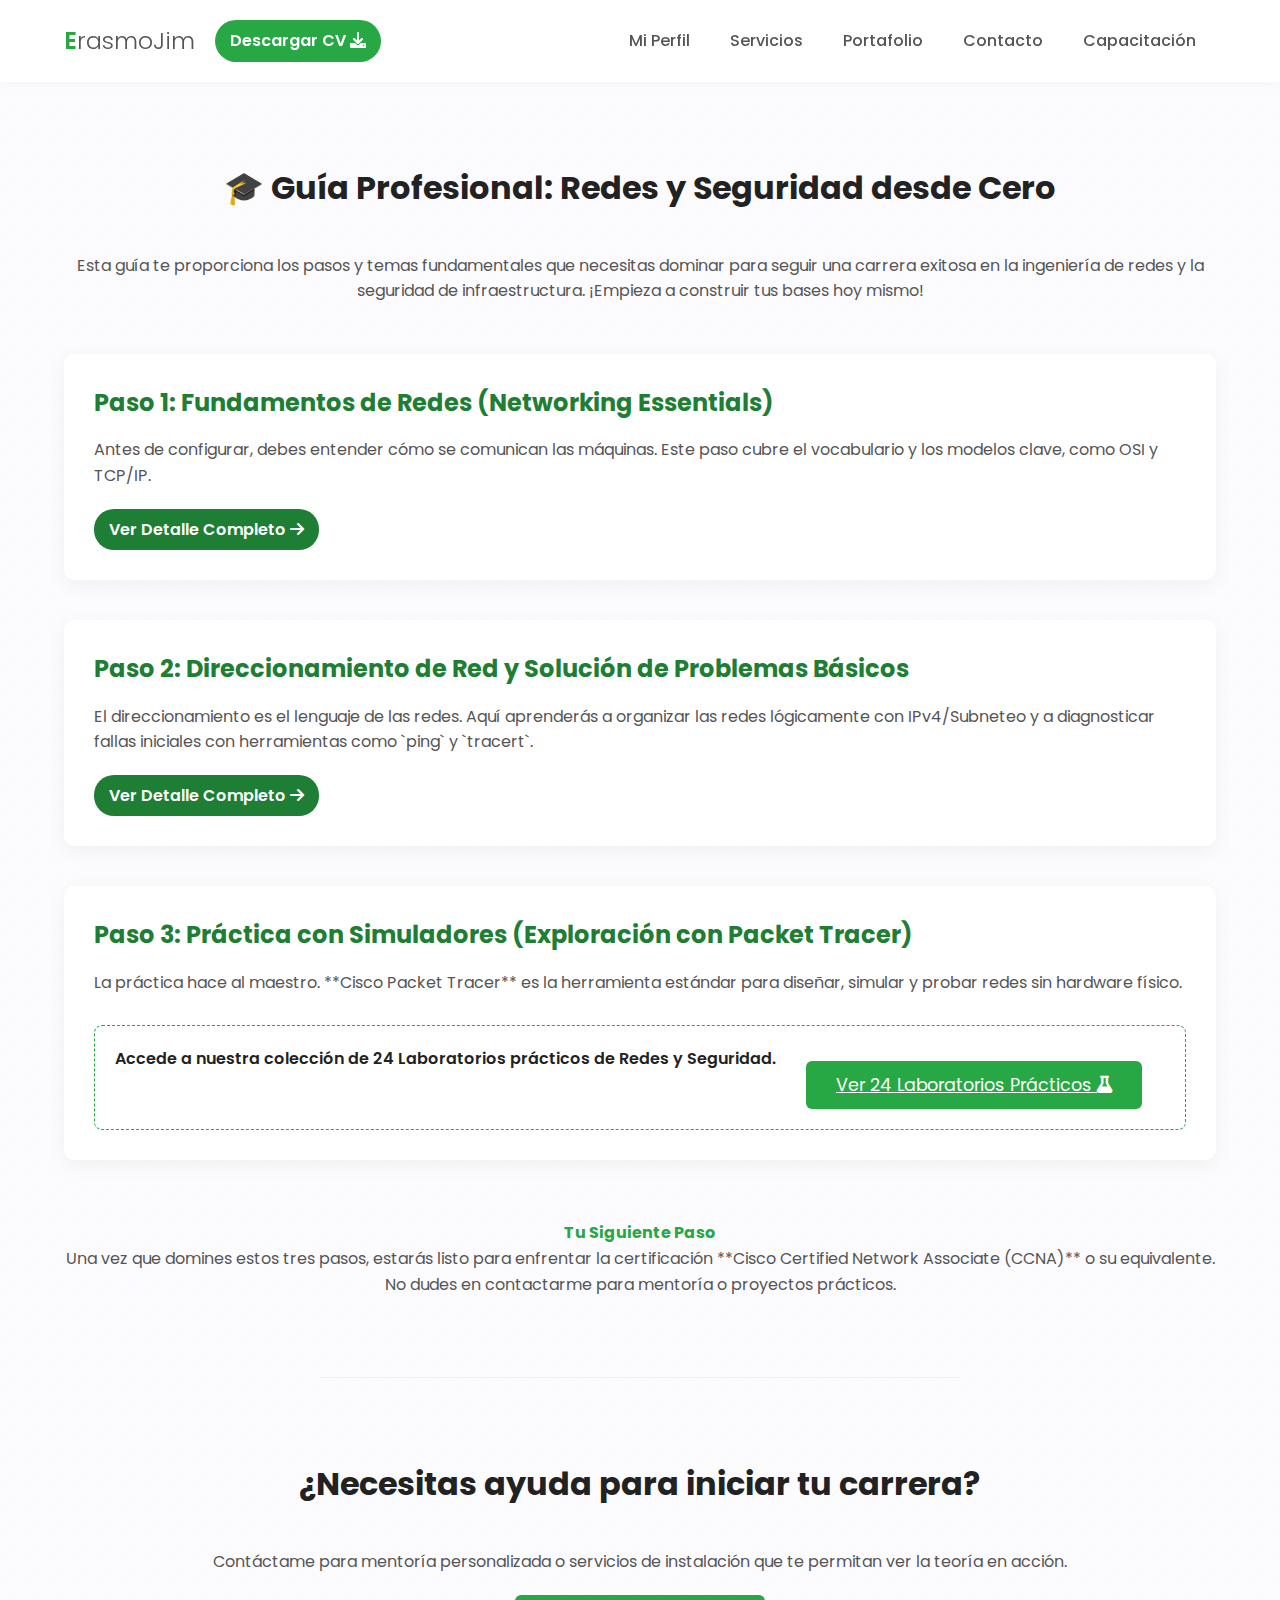
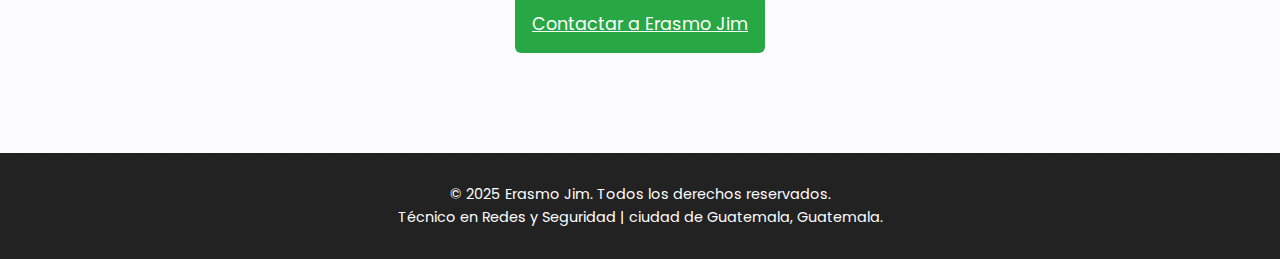
<file: capacitacion.html>
<!DOCTYPE html>
<html lang="es">
<head>
    <meta charset="UTF-8">
    <meta name="viewport" content="width=device-width, initial-scale=1.0">
    <title>Capacitación y Ruta Profesional | Erasmo Jim</title>
    <link rel="stylesheet" href="style.css">
    <link href="https://fonts.googleapis.com/css2?family=Poppins:wght@300;400;600;700&display=swap" rel="stylesheet">
    <link rel="stylesheet" href="https://cdnjs.cloudflare.com/ajax/libs/font-awesome/6.0.0-beta3/css/all.min.css"> 
</head>
<body>
<header>
        <div class="header-container">
            <div class="logo-and-button-row">
                <div class="logo">
                    <span style="color: #28a745;">E</span><span style="font-weight: 300;">rasmoJim</span>
                </div>
                <a href="[enlace_a_tu_CV.pdf]" class="btn-cv" target="_blank">
                    Descargar CV <i class="fas fa-download"></i>
                </a>
            </div>
            <nav>
                <ul>
                    <li><a href="index.html#perfil">Mi Perfil</a></li>
                    <li><a href="index.html#servicios">Servicios</a></li>
                    <li><a href="index.html#portafolio">Portafolio</a></li>
                    <li><a href="index.html#contacto">Contacto</a></li>
                    <li><a href="capacitacion.html">Capacitación</a></li>
                </ul>
            </nav>
        </div>
    </header>


    <section id="training" class="perfil">
        <div class="container" style="text-align: left;">
            <h3>🎓 Guía Profesional: Redes y Seguridad desde Cero</h3>
            <p style="text-align: center; margin-bottom: 50px;">Esta guía te proporciona los pasos y temas fundamentales que necesitas dominar para seguir una carrera exitosa en la ingeniería de redes y la seguridad de infraestructura. ¡Empieza a construir tus bases hoy mismo!</p>
            
            <div class="servicio-card" style="margin-bottom: 40px;">
                <h4 style="color: var(--color-secundario); font-size: 1.5em; text-align: left;">
                    Paso 1: Fundamentos de Redes (Networking Essentials)
                </h4>
                <p>Antes de configurar, debes entender cómo se comunican las máquinas. Este paso cubre el vocabulario y los modelos clave, como OSI y TCP/IP.</p>
                <div style="margin-top: 20px; text-align: center;">
                    <a href="paso1_fundamentos.html" class="btn-certificado" style="font-size: 1em;">
                        Ver Detalle Completo <i class="fas fa-arrow-right"></i>
                    </a>
                </div>
            </div>

            <div class="servicio-card" style="margin-bottom: 40px;">
                <h4 style="color: var(--color-secundario); font-size: 1.5em; text-align: left;">
                    Paso 2: Direccionamiento de Red y Solución de Problemas Básicos
                </h4>
                <p>El direccionamiento es el lenguaje de las redes. Aquí aprenderás a organizar las redes lógicamente con IPv4/Subneteo y a diagnosticar fallas iniciales con herramientas como `ping` y `tracert`.</p>
                <div style="margin-top: 20px; text-align: center;">
                    <a href="paso2_direccionamiento.html" class="btn-certificado" style="font-size: 1em;">
                        Ver Detalle Completo <i class="fas fa-arrow-right"></i>
                    </a>
                </div>
            </div>

        <div class="servicio-card" style="margin-bottom: 40px;">
                <h4 style="color: var(--color-secundario); font-size: 1.5em; text-align: left;">
                    Paso 3: Práctica con Simuladores (Exploración con Packet Tracer)
                </h4>
                <p>La práctica hace al maestro. **Cisco Packet Tracer** es la herramienta estándar para diseñar, simular y probar redes sin hardware físico.</p>
                
                <div style="text-align: center; margin-top: 30px; padding: 20px; border: 1px dashed var(--color-primario); border-radius: 8px;">
                    <p style="color: var(--color-texto-dark); margin-bottom: 20px; font-weight: 600;">
                        Accede a nuestra colección de 24 Laboratorios prácticos de Redes y Seguridad.
                    </p>
                    <a href="laboratorios-packet-tracer.html" class="btn" style="width: auto; padding: 10px 30px; display: inline-block;">
                        Ver 24 Laboratorios Prácticos <i class="fas fa-flask"></i>
                    </a>
                </div>
            </div>
            
            <h4 style="margin-top: 60px; color: var(--color-primario); text-align: center;">Tu Siguiente Paso</h4>
            <p style="text-align: center;">Una vez que domines estos tres pasos, estarás listo para enfrentar la certificación **Cisco Certified Network Associate (CCNA)** o su equivalente. No dudes en contactarme para mentoría o proyectos prácticos.</p>

        </div>
    </section>

    <div class="section-separator"></div>

    <section id="contacto-rapido" class="contacto">
        <div class="container">
            <h3>¿Necesitas ayuda para iniciar tu carrera?</h3>
            <p>Contáctame para mentoría personalizada o servicios de instalación que te permitan ver la teoría en acción.</p>
            <a href="index.html#contacto" class="btn" style="width: 250px; margin: 20px auto;">Contactar a Erasmo Jim</a>
        </div>
    </section>


    <footer>
        <div class="container">
             <p>&copy; 2025 Erasmo Jim. Todos los derechos reservados.</p>
            <p>Técnico en Redes y Seguridad | ciudad de Guatemala, Guatemala.</p>
        </div>
    </footer>

</body>
</html>
</file>
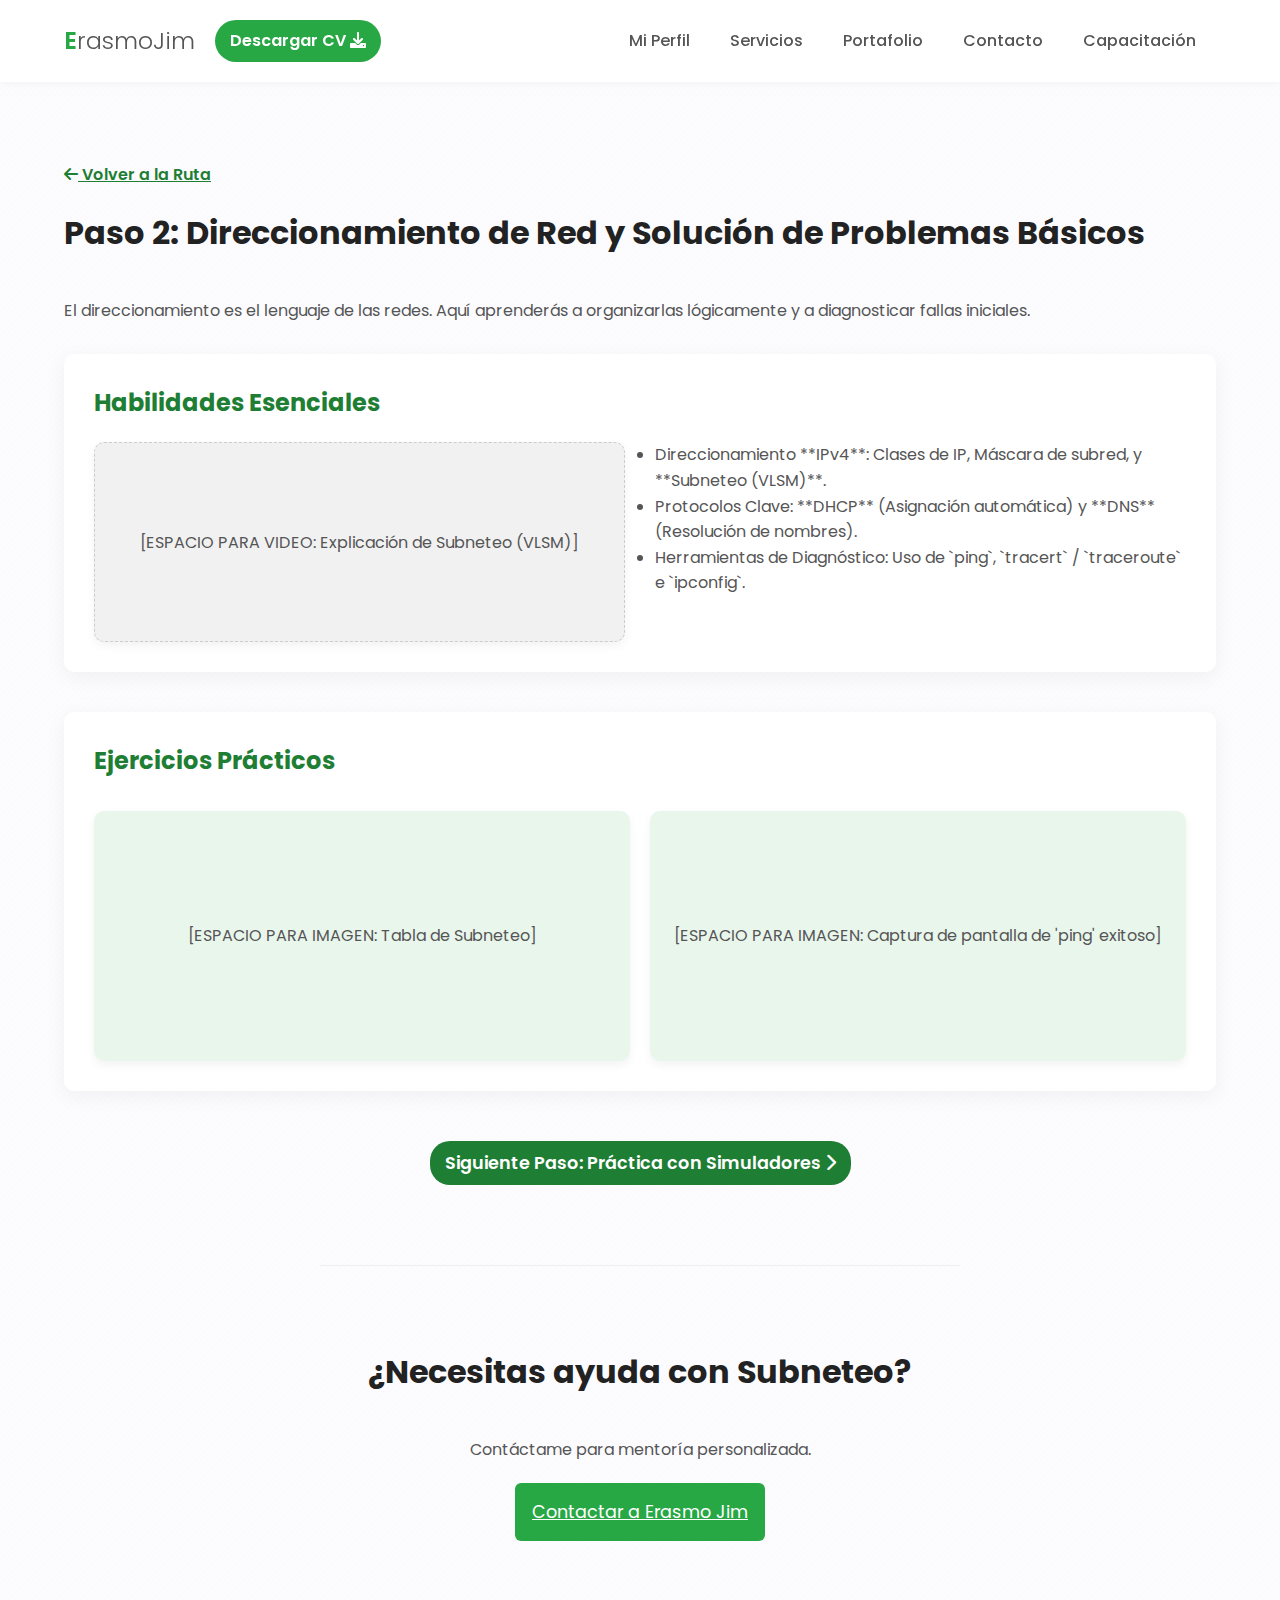
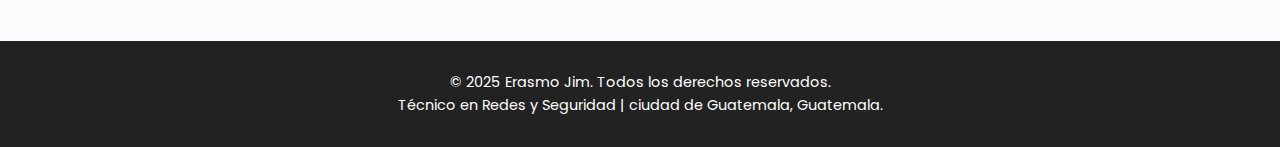
<file: paso2_direccionamiento.html>
<!DOCTYPE html>
<html lang="es">
<head>
    <meta charset="UTF-8">
    <meta name="viewport" content="width=device-width, initial-scale=1.0">
    <title>Paso 2: Direccionamiento | Erasmo Jim</title>
    <link rel="stylesheet" href="style.css">
    <link href="https://fonts.googleapis.com/css2?family=Poppins:wght@300;400;600;700&display=swap" rel="stylesheet">
    <link rel="stylesheet" href="https://cdnjs.cloudflare.com/ajax/libs/font-awesome/6.0.0-beta3/css/all.min.css"> 
</head>
<body>
<header>
        <div class="header-container">
            <div class="logo-and-button-row">
                <div class="logo">
                    <span style="color: #28a745;">E</span><span style="font-weight: 300;">rasmoJim</span>
                </div>
                <a href="[enlace_a_tu_CV.pdf]" class="btn-cv" target="_blank">
                    Descargar CV <i class="fas fa-download"></i>
                </a>
            </div>
            <nav>
                <ul>
                    <li><a href="index.html#perfil">Mi Perfil</a></li>
                    <li><a href="index.html#servicios">Servicios</a></li>
                    <li><a href="index.html#portafolio">Portafolio</a></li>
                    <li><a href="index.html#contacto">Contacto</a></li>
                    <li><a href="capacitacion.html">Capacitación</a></li>
                </ul>
            </nav>
        </div>
    </header>

    <section id="paso2" class="perfil">
        <div class="container" style="text-align: left;">
            <a href="capacitacion.html" style="color: var(--color-secundario); font-weight: 600;"><i class="fas fa-arrow-left"></i> Volver a la Ruta</a>
            <h3 style="text-align: left; margin-top: 20px;">Paso 2: Direccionamiento de Red y Solución de Problemas Básicos</h3>
            <p>El direccionamiento es el lenguaje de las redes. Aquí aprenderás a organizarlas lógicamente y a diagnosticar fallas iniciales.</p>
            
            <div class="servicio-card" style="margin-bottom: 40px; margin-top: 30px;">
                <h4 style="color: var(--color-secundario); font-size: 1.5em; text-align: left;">
                    Habilidades Esenciales
                </h4>
                <div style="margin-top: 20px; display: flex; gap: 30px;">
                    <div style="flex: 1; text-align: center;">
                        <div class="galeria-item" style="height: 200px; background-color: #f1f1f1; display: flex; justify-content: center; align-items: center; border: 1px dashed #ccc;">
                            [ESPACIO PARA VIDEO: Explicación de Subneteo (VLSM)]
                        </div>
                    </div>
                    <div style="flex: 1;">
                        <ul>
                            <li>Direccionamiento **IPv4**: Clases de IP, Máscara de subred, y **Subneteo (VLSM)**.</li>
                            <li>Protocolos Clave: **DHCP** (Asignación automática) y **DNS** (Resolución de nombres).</li>
                            <li>Herramientas de Diagnóstico: Uso de `ping`, `tracert` / `traceroute` e `ipconfig`.</li>
                        </ul>
                    </div>
                </div>
            </div>

            <div class="servicio-card" style="margin-bottom: 40px;">
                <h4 style="color: var(--color-secundario); font-size: 1.5em; text-align: left;">
                    Ejercicios Prácticos
                </h4>
                <div class="portafolio-galeria">
                    <div class="galeria-item" data-descripcion="Tabla de subneteo IPv4">
                        [ESPACIO PARA IMAGEN: Tabla de Subneteo]
                    </div>
                    <div class="galeria-item" data-descripcion="Captura de comando ping">
                        [ESPACIO PARA IMAGEN: Captura de pantalla de 'ping' exitoso]
                    </div>
                </div>
            </div>

            <div style="text-align: center; margin-top: 50px;">
                <a href="paso3_practica.html" class="btn-certificado" style="font-size: 1.1em;">
                    Siguiente Paso: Práctica con Simuladores <i class="fas fa-chevron-right"></i>
                </a>
            </div>
            
        </div>
    </section>

    <div class="section-separator"></div>

    <section id="contacto-rapido" class="contacto">
        <div class="container">
            <h3>¿Necesitas ayuda con Subneteo?</h3>
            <p>Contáctame para mentoría personalizada.</p>
            <a href="index.html#contacto" class="btn" style="width: 250px; margin: 20px auto;">Contactar a Erasmo Jim</a>
        </div>
    </section>

    <footer>
        <div class="container">
             <p>&copy; 2025 Erasmo Jim. Todos los derechos reservados.</p>
            <p>Técnico en Redes y Seguridad | ciudad de Guatemala, Guatemala.</p>
        </div>
    </footer>
</body>
</html>
</file>
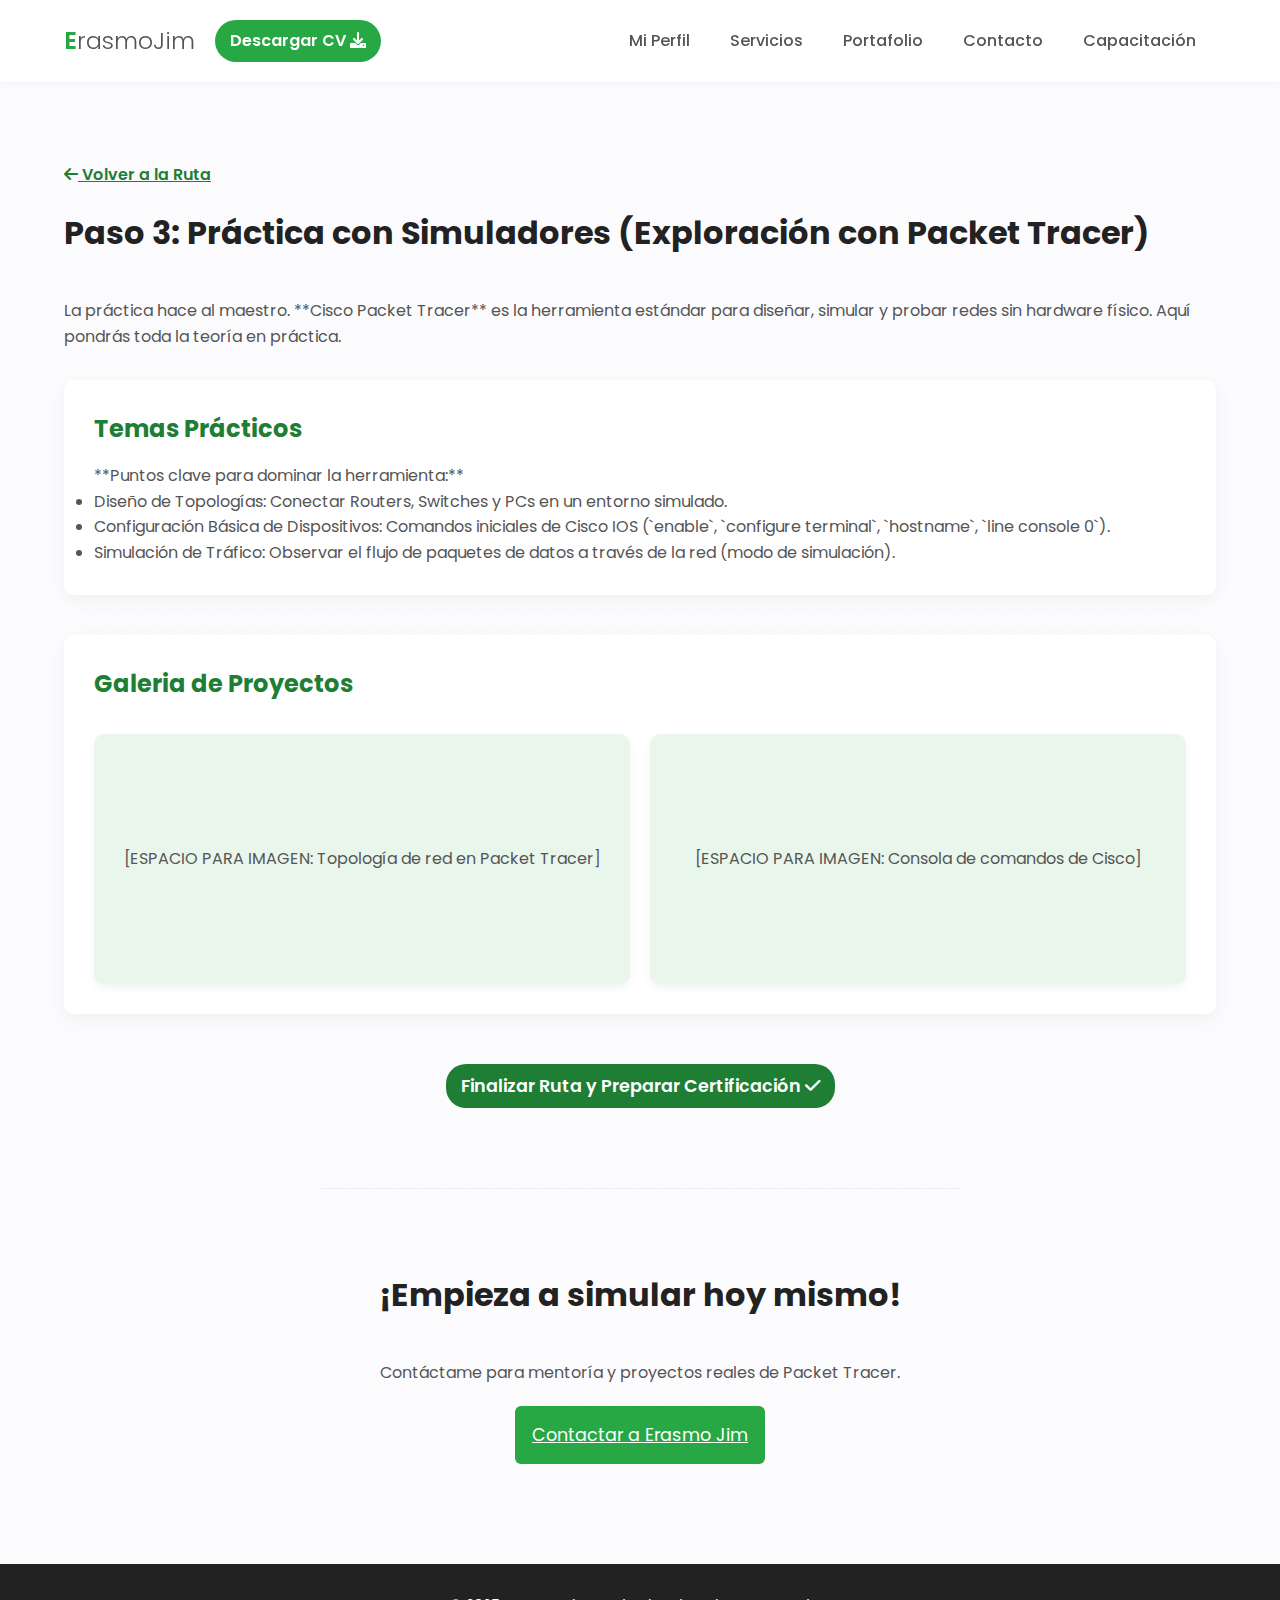
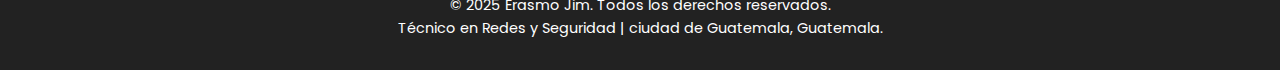
<file: paso3_practica.html>
<!DOCTYPE html>
<html lang="es">
<head>
    <meta charset="UTF-8">
    <meta name="viewport" content="width=device-width, initial-scale=1.0">
    <title>Paso 3: Práctica con Packet Tracer | Erasmo Jim</title>
    <link rel="stylesheet" href="style.css">
    <link href="https://fonts.googleapis.com/css2?family=Poppins:wght@300;400;600;700&display=swap" rel="stylesheet">
    <link rel="stylesheet" href="https://cdnjs.cloudflare.com/ajax/libs/font-awesome/6.0.0-beta3/css/all.min.css"> 
</head>
<body>
<header>
        <div class="header-container">
            <div class="logo-and-button-row">
                <div class="logo">
                    <span style="color: #28a745;">E</span><span style="font-weight: 300;">rasmoJim</span>
                </div>
                <a href="[enlace_a_tu_CV.pdf]" class="btn-cv" target="_blank">
                    Descargar CV <i class="fas fa-download"></i>
                </a>
            </div>
            <nav>
                <ul>
                    <li><a href="index.html#perfil">Mi Perfil</a></li>
                    <li><a href="index.html#servicios">Servicios</a></li>
                    <li><a href="index.html#portafolio">Portafolio</a></li>
                    <li><a href="index.html#contacto">Contacto</a></li>
                    <li><a href="capacitacion.html">Capacitación</a></li>
                </ul>
            </nav>
        </div>
    </header>

    <section id="paso3" class="perfil">
        <div class="container" style="text-align: left;">
            <a href="capacitacion.html" style="color: var(--color-secundario); font-weight: 600;"><i class="fas fa-arrow-left"></i> Volver a la Ruta</a>
            <h3 style="text-align: left; margin-top: 20px;">Paso 3: Práctica con Simuladores (Exploración con Packet Tracer)</h3>
            <p>La práctica hace al maestro. **Cisco Packet Tracer** es la herramienta estándar para diseñar, simular y probar redes sin hardware físico. Aquí pondrás toda la teoría en práctica.</p>
            
            <div class="servicio-card" style="margin-bottom: 40px; margin-top: 30px;">
                <h4 style="color: var(--color-secundario); font-size: 1.5em; text-align: left;">
                    Temas Prácticos
                </h4>
                <p style="margin-top: 10px;">**Puntos clave para dominar la herramienta:**</p>
                <ul>
                    <li>Diseño de Topologías: Conectar Routers, Switches y PCs en un entorno simulado.</li>
                    <li>Configuración Básica de Dispositivos: Comandos iniciales de Cisco IOS (`enable`, `configure terminal`, `hostname`, `line console 0`).</li>
                    <li>Simulación de Tráfico: Observar el flujo de paquetes de datos a través de la red (modo de simulación).</li>
                </ul>
            </div>

            <div class="servicio-card" style="margin-bottom: 40px;">
                <h4 style="color: var(--color-secundario); font-size: 1.5em; text-align: left;">
                    Galeria de Proyectos
                </h4>
                <div class="portafolio-galeria">
                    <div class="galeria-item" data-descripcion="Captura de Packet Tracer">
                        [ESPACIO PARA IMAGEN: Topología de red en Packet Tracer]
                    </div>
                    <div class="galeria-item" data-descripcion="Comandos IOS">
                        [ESPACIO PARA IMAGEN: Consola de comandos de Cisco]
                    </div>
                </div>
            </div>

            <div style="text-align: center; margin-top: 50px;">
                <a href="capacitacion.html" class="btn-certificado" style="font-size: 1.1em;">
                    Finalizar Ruta y Preparar Certificación <i class="fas fa-check"></i>
                </a>
            </div>
            
        </div>
    </section>

    <div class="section-separator"></div>

    <section id="contacto-rapido" class="contacto">
        <div class="container">
            <h3>¡Empieza a simular hoy mismo!</h3>
            <p>Contáctame para mentoría y proyectos reales de Packet Tracer.</p>
            <a href="index.html#contacto" class="btn" style="width: 250px; margin: 20px auto;">Contactar a Erasmo Jim</a>
        </div>
    </section>

    <footer>
        <div class="container">
             <p>&copy; 2025 Erasmo Jim. Todos los derechos reservados.</p>
            <p>Técnico en Redes y Seguridad | ciudad de Guatemala, Guatemala.</p>
        </div>
    </footer>
</body>
</html>
</file>
<file: style.css>
/* Variables y Reseteo Básico (Ajustado) */
:root {
    /* Usando colores verdes para coherencia con las insignias NetAcad */
    --color-primario: #28a745; /* Verde fuerte (NetAcad/Cisco) - Para links, títulos y detalles importantes */
    --color-secundario: #1e7e34; /* Verde más oscuro - Para hover y botones */
    --color-texto-dark: #222; /* Texto principal oscuro y audaz */
    --color-texto-light: #555;
    --color-fondo: #fcfcff; /* Blanco muy sutil */
    --color-claro: #ffffff;
    --color-burbuja: rgba(40, 167, 69, 0.1); /* Color de fondo muy sutil, basado en el nuevo primario */
    --font-principal: 'Poppins', sans-serif;
}

* {
    margin: 0;
    padding: 0;
    box-sizing: border-box;
}

body {
    font-family: var(--font-principal);
    color: var(--color-texto-light);
    line-height: 1.6;
    background-color: var(--color-fondo);
    /* Fondo sutilmente texturizado como en la imagen */
    background-image: url("data:image/svg+xml,%3Csvg width='6' height='6' viewBox='0 0 6 6' xmlns='http://www.w3.org/2000/svg'%3E%3Cg fill='%23e6e6e6' fill-opacity='0.1' fill-rule='evenodd'%3E%3Cpath d='M5 0h1L0 6V5zm1 5v1H5z'/%3E%3C/g%3E%3C/svg%3E");
    min-height: 100vh;
}

.container {
    width: 90%;
    max-width: 1200px;
    margin: 0 auto;
}

/* Tipografía y Secciones */
h1, h2, h3 {
    margin-bottom: 20px;
    font-weight: 700;
    color: var(--color-texto-dark);
}

h1 { font-size: 3.5em; font-weight: 700; }
h3 { font-size: 2em; text-align: center; margin-bottom: 40px; }

section {
    padding: 80px 0;
}

.section-separator {
    height: 1px;
    width: 50%;
    margin: 0 auto;
    background-color: rgba(0, 0, 0, 0.05);
}

/* Header y Navegación (DEFAULT/DESKTOP) */
header {
    padding: 20px 0;
    position: sticky;
    top: 0;
    z-index: 1000;
    background-color: rgba(255, 255, 255, 0.95);
    backdrop-filter: blur(5px);
    box-shadow: 0 0 10px rgba(0, 0, 0, 0.05);
}

.header-container {
    /* Contenedor principal: Fila de la fila(logo+btn) y el nav */
    display: flex;
    justify-content: space-between;
    align-items: center;
    width: 90%;
    max-width: 1300px;
    margin: 0 auto;
}

/* NUEVA FILA (logo y botón CV) - Contiene los dos elementos principales de la izquierda en desktop */
.logo-and-button-row {
    display: flex;
    align-items: center;
    gap: 20px; /* Espacio entre el logo y el botón en desktop */
}

/* El logo y botón ahora están dentro de .logo-and-button-row */
.logo {
    font-size: 1.5em;
    font-weight: 600;
}

header nav ul {
    list-style: none;
    display: flex;
}

header nav ul li a {
    color: var(--color-texto-light);
    text-decoration: none;
    padding: 0 20px;
    transition: color 0.3s;
    font-weight: 500;
}

header nav ul li a:hover {
    color: var(--color-primario);
}

.btn-cv {
    background-color: var(--color-primario);
    color: var(--color-claro);
    padding: 8px 15px;
    text-decoration: none;
    border-radius: 50px;
    font-weight: 600;
    transition: background-color 0.3s;
}

.btn-cv:hover {
    background-color: var(--color-secundario);
}

/* Sección Hero (Portrait Style) */
.hero-portrait {
    display: flex;
    justify-content: center;
    align-items: center;
    min-height: 80vh;
    position: relative;
    overflow: hidden;
    padding-top: 50px; 
}

/* Contenedor principal del Hero que garantiza el centrado */
.portrait-container {
    text-align: center;
    position: relative;
    z-index: 10;
}

.portrait-photo-bg {
    width: 380px;
    height: 380px;
    border-radius: 50%;
    background-color: var(--color-burbuja);
    display: inline-block;
    position: relative;
    margin: 0 auto 30px;
    overflow: hidden;
}

.portrait-photo {
    width: 100%;
    height: 100%;
    object-fit: cover;
    border-radius: 50%;
    position: absolute;
    top: 0;
    left: 0;
}

.hero-text {
    margin-top: 20px;
    text-align: center;
}

.hero-text h1 {
    margin-bottom: 5px;
}

.hero-text .subtitle {
    font-size: 1.2em;
    font-weight: 400;
    color: var(--color-primario);
}

/* Barra de Redes Sociales (Por defecto, a la izquierda y vertical) */
.social-bar {
    position: absolute;
    left: 50px;
    top: 50%;
    transform: translateY(-50%);
    display: flex;
    flex-direction: column; 
    gap: 20px;
    z-index: 50;
}

.social-bar a {
    font-size: 1.5em;
    color: var(--color-texto-light);
    transition: color 0.3s;
}

.social-bar a:hover {
    color: var(--color-secundario);
}

/* Formas de Fondo Sutiles */
.hero-portrait::before,
.hero-portrait::after {
    content: '';
    position: absolute;
    opacity: 0.3;
    filter: blur(50px);
}

.hero-portrait::before {
    top: 10%;
    left: 0;
    width: 300px;
    height: 300px;
    background-color: var(--color-primario);
    border-radius: 50%;
    transform: translate(-50%, -50%);
}

.hero-portrait::after {
    bottom: 5%;
    right: 0;
    width: 400px;
    height: 200px;
    background-color: var(--color-secundario);
    border-radius: 50%;
    transform: translate(50%, 50%) rotate(45deg);
}


/* SECCIONES SECUNDARIAS */
.perfil, .servicios, .portafolio, .contacto {
    text-align: center;
}

/* --- CAMBIOS CLAVE APLICADOS AQUÍ --- */

.credenciales-grid {
    display: flex;
    /* CLAVE: Permite que las tarjetas salten a la siguiente línea */
    flex-wrap: wrap; 
    /* CLAVE: Centra la cuadrícula si no llena el ancho total */
    justify-content: center; 
    gap: 30px;
    margin: 30px 0;
    text-align: left;
}

.credencial {
    /* CLAVE: Fija un ancho base y máximo para que no se aprieten */
    flex: 0 0 320px; 
    max-width: 350px;
    
    background-color: var(--color-claro);
    padding: 25px;
    border-radius: 10px;
    box-shadow: 0 5px 20px rgba(0,0,0,0.05);
    border-left: 5px solid var(--color-primario);
    transition: transform 0.3s ease, box-shadow 0.3s ease;
    /* Asegura que el contenido (imagen, texto, botones) se organice correctamente */
    display: flex; 
    flex-direction: column; 
}

.credencial:hover {
    transform: translateY(-5px); 
    box-shadow: 0 8px 25px rgba(0,0,0,0.15);
}

/* Insignias */
.insignia-detalle {
    text-align: center;
    /* Usa flexbox para manejar la altura de los elementos internos */
    display: flex; 
    flex-direction: column; 
    height: 100%;
}

.insignia-img {
    width: 100px; 
    height: auto;
    margin: 0 auto 15px; /* Centra la imagen */
    transition: transform 0.3s ease;
    cursor: pointer; 
}

.credencial:hover .insignia-img {
    transform: scale(1.05) rotate(1deg); 
}

.credencial h4 {
    color: var(--color-texto-dark);
    margin-bottom: 5px;
    font-size: 1.2em;
}

.credencial p {
    font-size: 0.95em;
    color: var(--color-texto-light);
    margin-bottom: 15px;
    /* CLAVE: Asegura que el párrafo ocupe el espacio antes de los botones */
    flex-grow: 1; 
}

/* Estilo del botón de Certificación */
.btn-certificado {
    display: inline-block;
    padding: 8px 15px;
    background-color: var(--color-secundario);
    color: var(--color-claro);
    text-decoration: none;
    border-radius: 20px;
    font-size: 0.9em;
    font-weight: 600;
    transition: background-color 0.3s, transform 0.2s;
    cursor: pointer;
    text-align: center;
    /* CLAVE: Asegura que el botón se empuje hacia abajo */
    margin-top: auto; 
}

.btn-certificado:hover {
    background-color: var(--color-primario);
    transform: translateY(-2px);
}

/* --- FIN DE CAMBIOS CLAVE --- */

/* Estilos de cuadrícula para otros elementos */
.servicio-grid {
    display: grid;
    grid-template-columns: repeat(auto-fit, minmax(300px, 1fr));
    gap: 30px;
    margin-top: 30px;
}

.servicio-card {
    background-color: var(--color-claro);
    padding: 30px;
    border-radius: 10px;
    box-shadow: 0 5px 20px rgba(0,0,0,0.05);
    text-align: left;
    transition: transform 0.3s;
}

.servicio-card:hover {
    transform: translateY(-5px);
    box-shadow: 0 8px 25px rgba(0,0,0,0.1);
}

.servicio-card h4 {
    color: var(--color-primario);
    margin-bottom: 15px;
}

/* Estilos específicos para la sección de Capacitación */
#training .servicio-card {
    box-shadow: 0 5px 20px rgba(0,0,0,0.05);
    transition: none;
    transform: none;
}
#training .servicio-card > div { 
    display: flex;
    gap: 30px;
}

#training .servicio-card > div > div {
    flex: 1;
}

.portafolio-galeria {
    display: grid;
    grid-template-columns: repeat(auto-fit, minmax(280px, 1fr));
    gap: 20px;
    margin-top: 30px;
}

.galeria-item {
    background-color: var(--color-burbuja);
    height: 250px;
    border-radius: 10px;
    box-shadow: 0 4px 10px rgba(0,0,0,0.05);
    display: flex;
    justify-content: center;
    align-items: center;
}

.galeria-item img {
    width: 100%;
    height: 100%;
    object-fit: cover;
    border-radius: 10px;
}

/* Contacto - Formulario */
.contacto form {
    max-width: 600px;
    margin: 30px auto 0;
    padding: 30px;
    background-color: var(--color-claro);
    border-radius: 10px;
    box-shadow: 0 5px 20px rgba(0,0,0,0.08);
    text-align: left;
}

.contacto label {
    font-weight: 600;
    color: var(--color-texto-dark);
}

.contacto input[type="text"], 
.contacto input[type="email"], 
.contacto select,
.contacto textarea {
    padding: 12px;
    border: 1px solid #ddd;
    border-radius: 6px;
    width: 100%;
    margin-top: 5px;
    margin-bottom: 15px;
}

.btn {
    display: block; 
    width: 100%;
    margin-top: 15px;
    background-color: var(--color-primario);
    font-size: 1.1em;
    padding: 15px;
    border-radius: 6px;
    color: white;
    border: none;
    cursor: pointer;
    transition: background-color 0.3s;
}

.btn:hover {
    background-color: var(--color-secundario);
}

/* Footer */
footer {
    background-color: var(--color-texto-dark);
    color: white;
    text-align: center;
    padding: 30px 0;
    font-size: 0.9em;
}


/* --- Estilos para la funcionalidad Lightbox --- */

.lightbox {
    display: none; 
    position: fixed; 
    z-index: 2000; 
    left: 0;
    top: 0;
    width: 100%;
    height: 100%;
    align-items: center;
    justify-content: center;
    background-color: rgba(0, 0, 0, 0.9); 
}

/* Contenedor principal que tiene la animación */
.lightbox-content-container {
    max-width: 90%; 
    max-height: 90vh; 
    width: auto;
    height: auto;
    animation-name: zoom;
    animation-duration: 0.6s;
    background-color: transparent; 
}

/* ESTILO CLAVE: Cuando el contenedor está en modo IFRAME (certificado), cambia su tamaño */
.lightbox-content-container.iframe-mode {
    width: 85%;      
    height: 90vh;    
    max-width: 1000px; 
    background-color: #fff; /* Fondo blanco para el certificado/PDF */
}

/* Imagen dentro del contenedor */
.lightbox-img-content {
    max-width: 100%;
    max-height: 100%;
    object-fit: contain;
    display: block; 
}

/* Iframe dentro del contenedor */
.lightbox-iframe-content {
    width: 100%;
    height: 100%;
    display: none; 
}

@keyframes zoom {
    from {transform: scale(0.1)} 
    to {transform: scale(1)}
}

.close-btn {
    position: absolute;
    top: 20px;
    right: 40px;
    color: #f1f1f1;
    font-size: 50px;
    font-weight: bold;
    transition: 0.3s;
    cursor: pointer;
}

.close-btn:hover,
.close-btn:focus {
    color: var(--color-primario);
    text-decoration: none;
    opacity: 0.8;
}


/* ========================================================================= */
/* --- MEDIA QUERIES PARA RESPONSIVIDAD (AJUSTES FINALES) --- */
/* ========================================================================= */


/* Tablets y Dispositivos Medianos (max-width: 992px) */
@media (max-width: 992px) {
    
    /* Header: Permite que el contenido se apile en la vista intermedia */
    .header-container {
        /* Permite que la navegación y la fila caigan en líneas separadas si el espacio es limitado */
        flex-wrap: wrap; 
        justify-content: center;
    }
    
    /* Ajuste de la fila Logo + Botón en vista Tablet */
    .logo-and-button-row {
        width: 100%;
        justify-content: space-around;
        margin-bottom: 10px;
    }

    header nav {
        order: 3; /* Mover la navegación al final */
        width: 100%;
        margin-top: 10px;
    }
    
    header nav ul {
        justify-content: center;
        flex-wrap: wrap;
    }
    
    /* Hero */
    .hero-portrait {
        min-height: 60vh;
        padding-top: 80px; 
    }
    
    .portrait-photo-bg {
        width: 280px;
        height: 280px;
    }
    
    /* Barra Social: Vertical a la izquierda */
    .social-bar {
        left: 30px; 
        flex-direction: column; 
    }
    
    /* Credenciales: Apilar verticalmente o usar ancho completo en pantallas pequeñas */
    .credenciales-grid {
        flex-direction: row; /* Mantener la fila, pero permitir el wrap */
        justify-content: center;
    }
    
    .credencial {
        flex: 1 1 45%; /* Permite dos columnas en tablet si hay espacio */
        max-width: 400px;
    }
    
    /* Capacitación: Ajuste de cajas */
    #training .servicio-card > div { 
        flex-direction: column; 
    }
    
    #training .servicio-card > div > div:nth-child(2) {
        order: -1; 
    }
    
    #training .galeria-item {
        height: 200px !important;
        margin-bottom: 15px;
    }
}

/* Teléfonos y Dispositivos Pequeños (max-width: 600px) */
@media (max-width: 600px) {
    
    .container {
        width: 95%; 
    }
    
    h1 {
        font-size: 2em;
    }
    
    /* HEADER: Estructura de dos líneas CLAVE */
    .header-container {
        flex-direction: column; /* Apila la fila de arriba y el nav de abajo */
        align-items: center;
        padding: 10px 0;
        gap: 0;
    }
    
    /* LÍNEA 1 (Logo y Botón CV) */
    .logo-and-button-row {
        display: flex; /* Hacemos visible el contenedor en móvil */
        width: 95%; /* Ocupa casi todo el ancho */
        justify-content: space-between; /* CLAVE: SEPARA ErasmoJim (izquierda) y Descargar CV (derecha) */
        align-items: center;
        margin-bottom: 5px;
    }
    
    /* AJUSTE DEL BOTÓN CV DENTRO DEL CONTENEDOR */
    .logo-and-button-row .btn-cv {
        padding: 6px 10px; 
        font-size: 0.9em;
        margin: 0;
    }
    
    /* LÍNEA 2 (Navegación) */
    header nav {
        width: 100%; /* CLAVE: Ocupa todo el ancho de la línea 2 */
        margin-top: 5px; 
    }
    
    header nav ul {
        justify-content: space-around; /* Distribuye uniformemente los 5 links */
        flex-wrap: nowrap;
        padding: 5px 0;
        width: 100%;
        margin: 0 auto;
    }
    
    header nav ul li a {
        padding: 5px 3px; 
        font-size: 0.7em; 
    }
    
    /* HERO: Centrado de Texto y Foto */
    .hero-portrait {
        min-height: 70vh; 
        padding-top: 80px; 
    }
    
    .portrait-photo-bg {
        width: 180px;
        height: 180px;
        margin-bottom: 20px;
    }

    .hero-text h1 {
        font-size: 2.5em;
        text-align: center;
    }
    .hero-text .subtitle {
        font-size: 1em;
        text-align: center;
    }
    
    /* Barra Social: Posición lateral */
    .social-bar {
        position: absolute; 
        left: 20px; 
        top: 50%;
        transform: translateY(-50%);
        flex-direction: column; 
        gap: 15px; 
    }
    
    /* Credenciales: Una columna en móvil */
    .credencial {
        flex: 1 1 100%; /* Una columna completa */
        max-width: 100%;
    }

    /* Ajuste de altura de cajas en Capacitación y Portafolio */
    #training .galeria-item,
    .portafolio-galeria .galeria-item {
        height: 150px !important; 
    }
}

/* ========================================================================= */
/* --- ESTILOS ESPECÍFICOS PARA LA PÁGINA DE LABORATORIOS --- */
/* ========================================================================= */

.lab-grid {
    display: grid;
    /* Usa el tamaño original (350px) para desktop */
    grid-template-columns: repeat(auto-fit, minmax(350px, 1fr));
    gap: 40px;
    margin-top: 50px;
}

.lab-card {
    background-color: var(--color-claro);
    border-radius: 10px;
    box-shadow: 0 4px 15px rgba(0,0,0,0.1);
    overflow: hidden;
    transition: transform 0.3s;
    text-align: left;
}

.lab-card:hover {
    transform: translateY(-5px);
}

.lab-media {
    width: 100%;
    height: 200px;
    background-color: #eee;
    position: relative;
}

/* Carátula/Imagen */
.lab-media img {
    width: 100%;
    height: 100%;
    object-fit: cover;
}

/* Vídeo (Placeholder de un iframe de YouTube) */
.lab-media iframe {
    width: 100%;
    height: 100%;
    border: none;
}

.lab-content {
    padding: 20px;
}

.lab-content h4 {
    color: var(--color-secundario);
    margin-bottom: 10px;
    font-size: 1.3em;
}

.lab-content p {
    font-size: 0.9em;
    color: var(--color-texto-light);
    margin-bottom: 20px;
    min-height: 40px; /* Asegura espacio para la info corta */
}

.lab-actions {
    display: flex;
    justify-content: space-between;
    gap: 10px;
}

.lab-actions a {
    flex: 1;
    padding: 10px 5px;
    text-align: center;
    border-radius: 5px;
    font-size: 0.85em;
    font-weight: 600;
    text-decoration: none;
    transition: background-color 0.3s;
}

.btn-pdf {
    background-color: #dc3545; /* Rojo para PDF */
    color: white;
}

.btn-pdf:hover {
    background-color: #c82333;
}

.btn-pkt {
    background-color: var(--color-primario); /* Verde para Packet Tracer */
    color: white;
}

.btn-pkt:hover {
    background-color: var(--color-secundario);
}

/* Media Query: Ajuste para Teléfonos (max-width: 600px) */
@media (max-width: 600px) {
    /* Sobreescribe el minmax(350px) para que en móvil sea una sola columna */
    .lab-grid {
        grid-template-columns: 1fr;
        gap: 30px;
    }
    .lab-actions {
        flex-direction: column;
    }
}

/* ========================================================================= */
/* ========================================================================= */
/* --- ESTILOS DE VIDEOS (CLICK-TO-PLAY) --- */
/* ========================================================================= */

/* Estilos para el contenedor de la imagen/video */
.lab-media {
    position: relative; /* Clave para posicionar el ícono de play */
    cursor: pointer; /* Indica que es clickeable */
    overflow: hidden; 
}

/* Estilo para la imagen que ahora actúa como botón */
.lab-media img {
    display: block;
    width: 100%;
    height: 100%;
    object-fit: cover;
    transition: transform 0.3s ease;
}

.lab-media:hover img {
    transform: scale(1.05); /* Zoom sutil al pasar el ratón */
}

/* Icono de Play sobre la carátula (Requiere Font Awesome para el ícono) */
.video-play-icon {
    position: absolute;
    top: 50%;
    left: 50%;
    transform: translate(-50%, -50%);
    font-size: 3em; /* Tamaño grande del icono de reproducción */
    color: white;
    background-color: rgba(0, 0, 0, 0.6); /* Fondo semi-transparente */
    border-radius: 50%;
    padding: 10px;
    z-index: 10; /* Asegura que esté por encima de la imagen */
    opacity: 0.85;
    transition: opacity 0.3s ease;
}

.lab-media:hover .video-play-icon {
    opacity: 1;
}

/* Asegurar que el lightbox cargue el iframe del video correctamente */
#lightbox-iframe {
    width: 100%;
    height: 100%;
    border: none;
    background-color: #000; /* Fondo negro para videos */
}
/* Asegura que el contenedor de la galería sea el punto de referencia para el ícono de Play */
.galeria-item {
    position: relative; 
    /* ... otros estilos de la galería ... */
}

/* Aplica el estilo de cursor y hover a la imagen de carátula */
.galeria-item img.btn-open-video {
    transition: opacity 0.3s;
}
.galeria-item img.btn-open-video:hover {
    opacity: 0.8;
}

/* Estilos del ícono de Play (usado en la sección anterior, pero es bueno revisar) */
.video-play-icon {
    position: absolute;
    top: 50%;
    left: 50%;
    transform: translate(-50%, -50%);
    font-size: 3em; 
    color: white;
    background-color: rgba(0, 0, 0, 0.6); 
    border-radius: 50%;
    padding: 10px;
    z-index: 10; 
    pointer-events: none; /* Importante: deja pasar el clic a la imagen */
}
</file>
